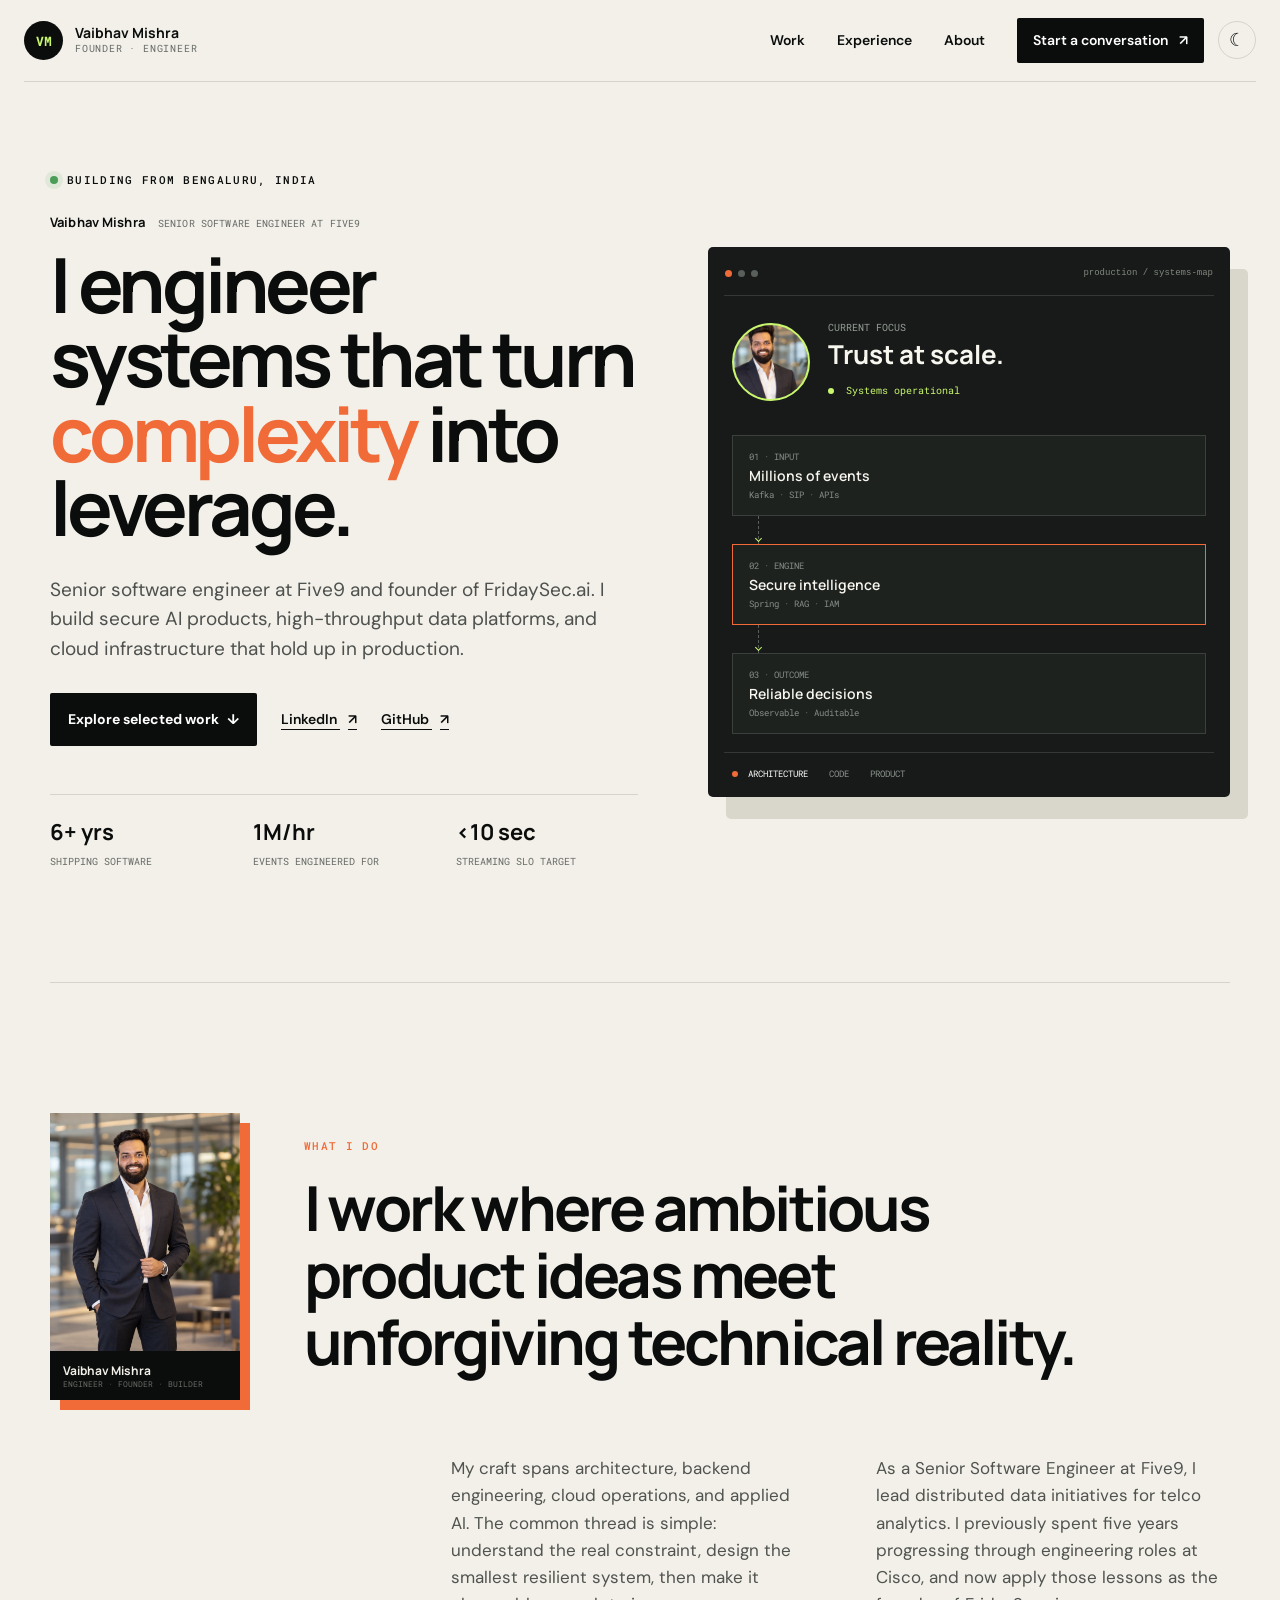
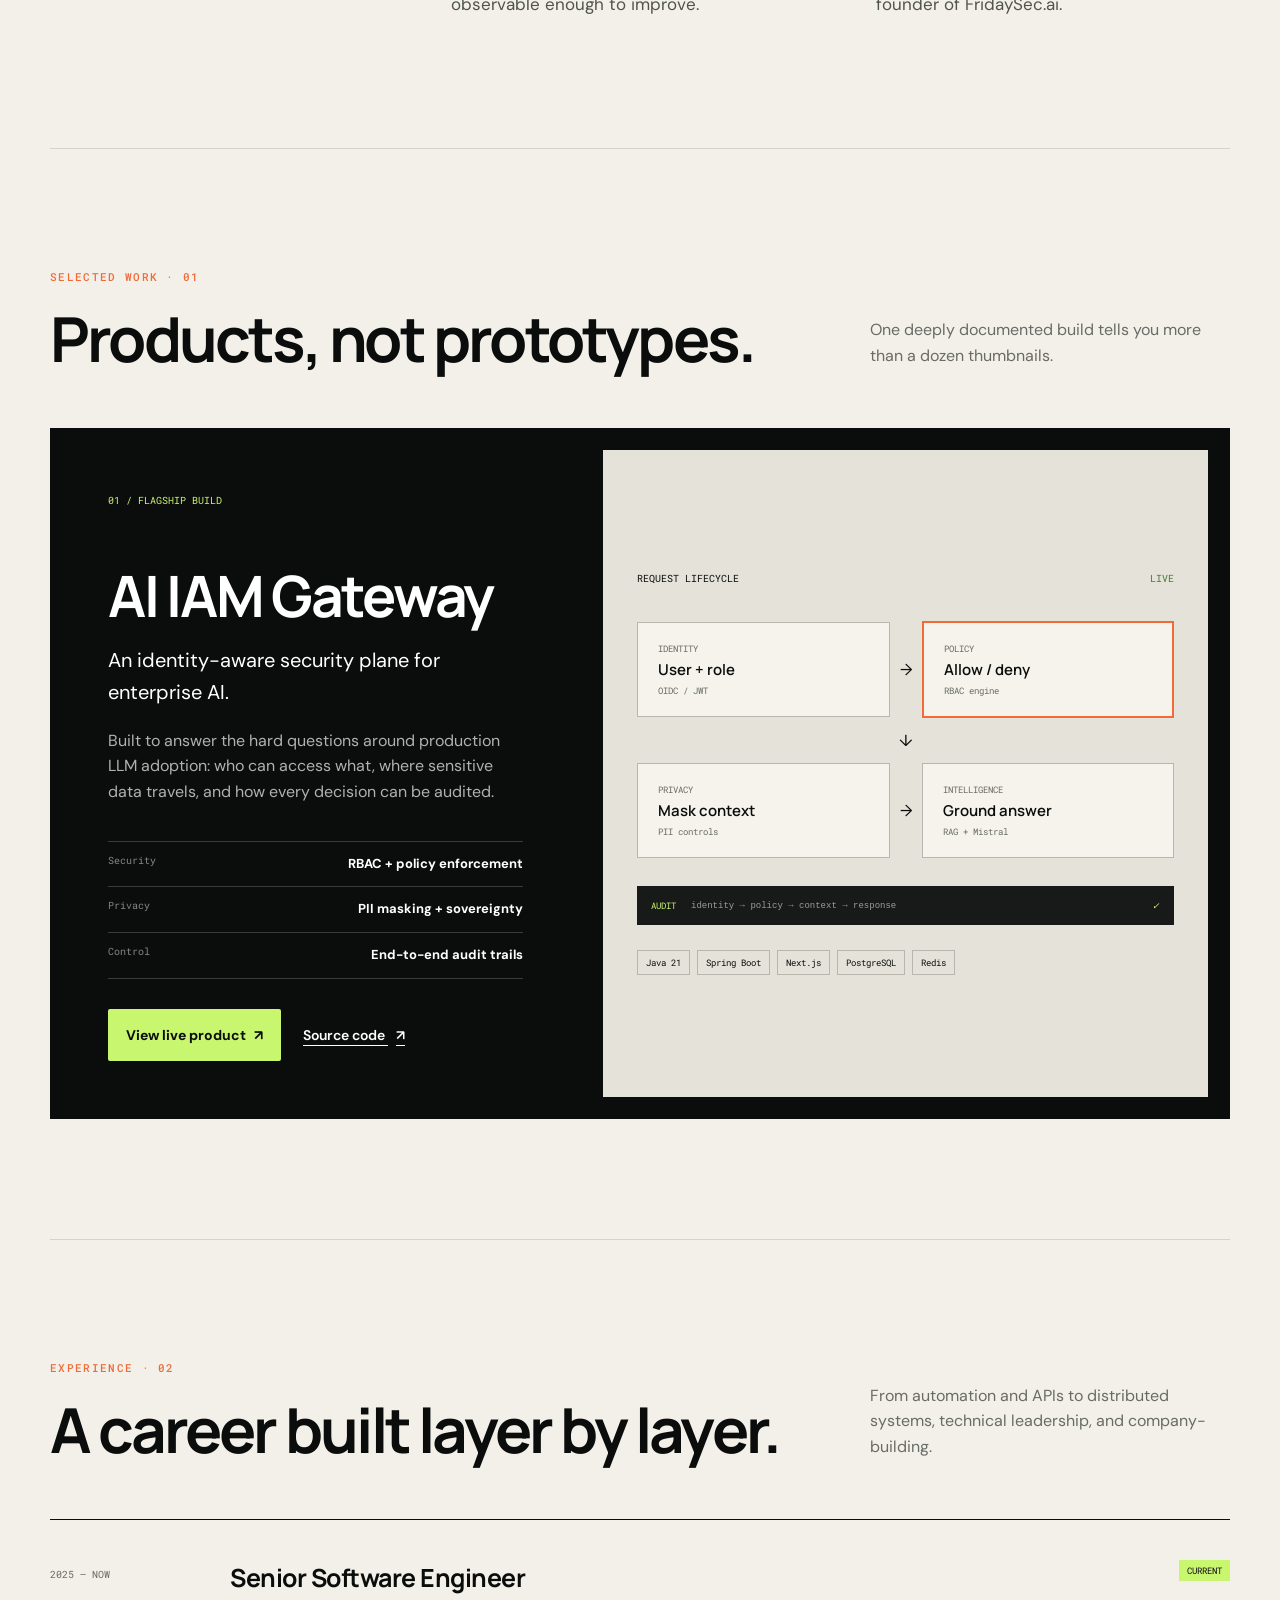
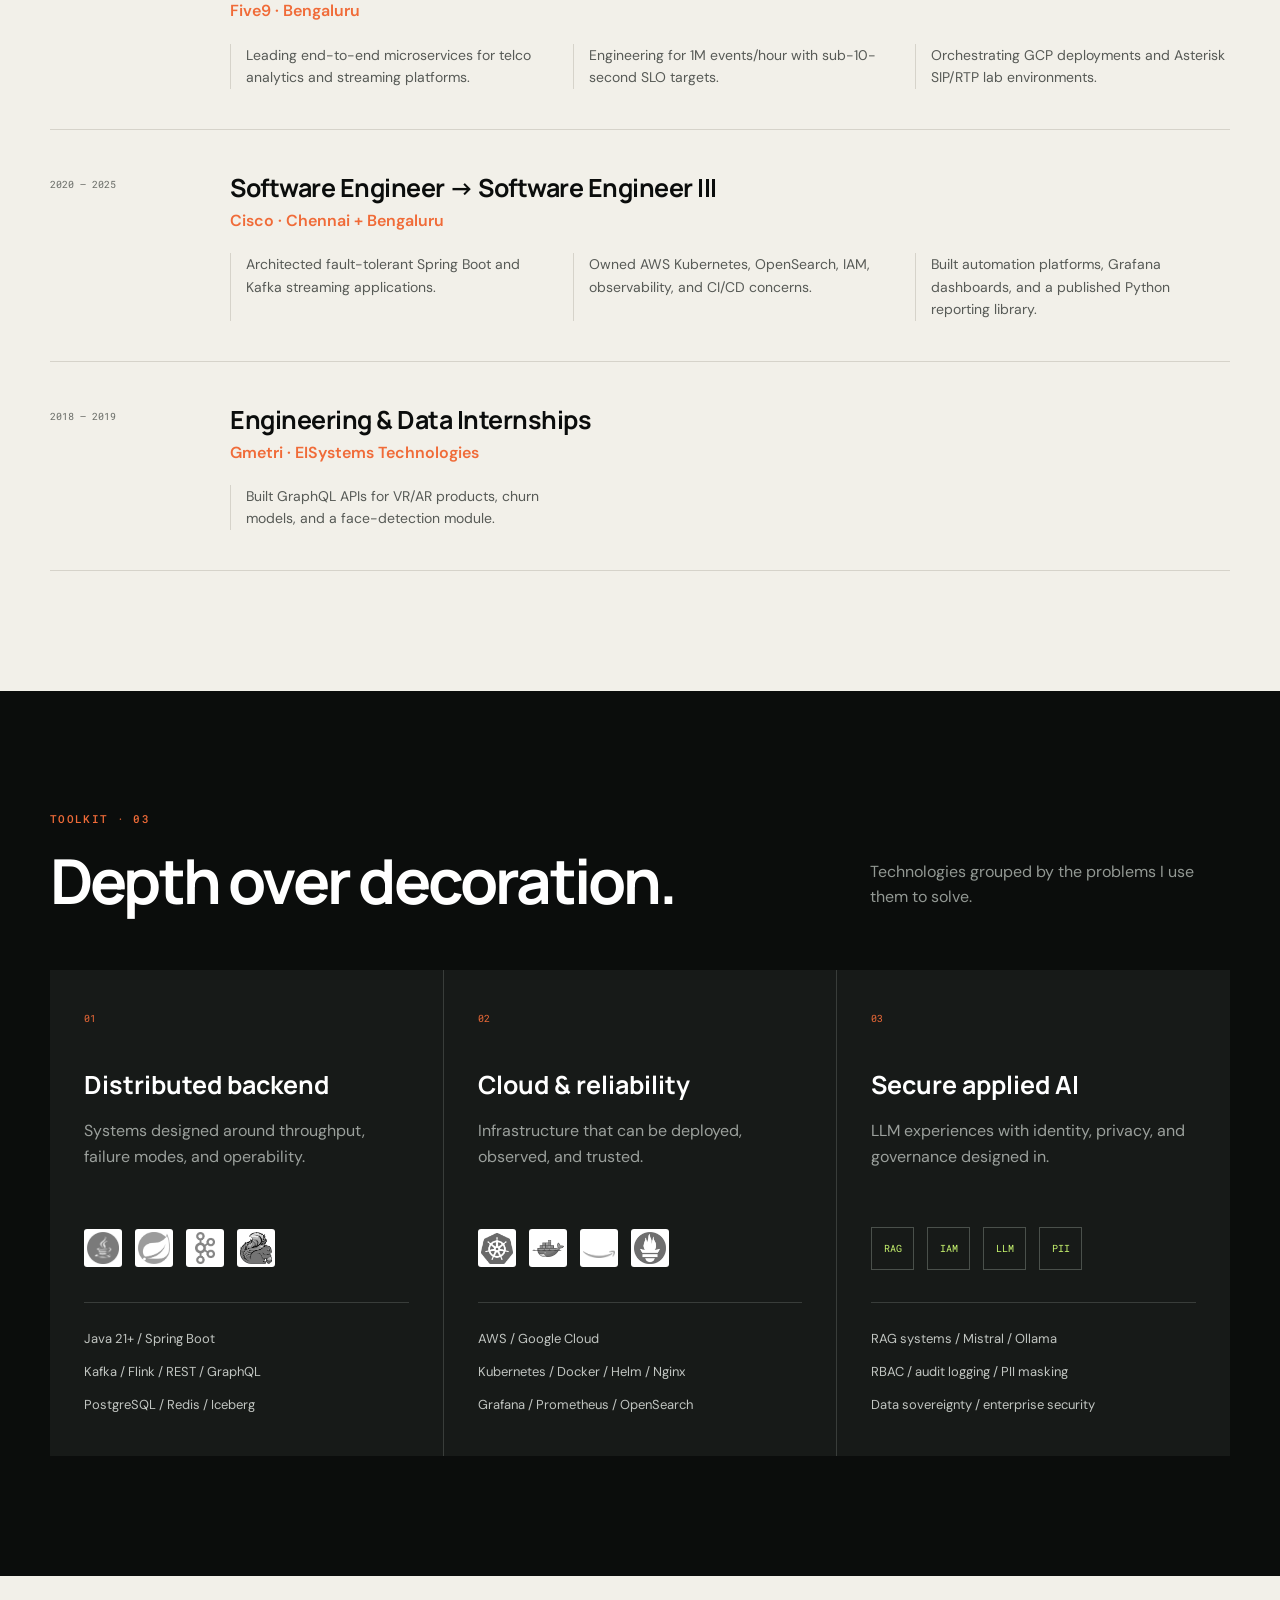
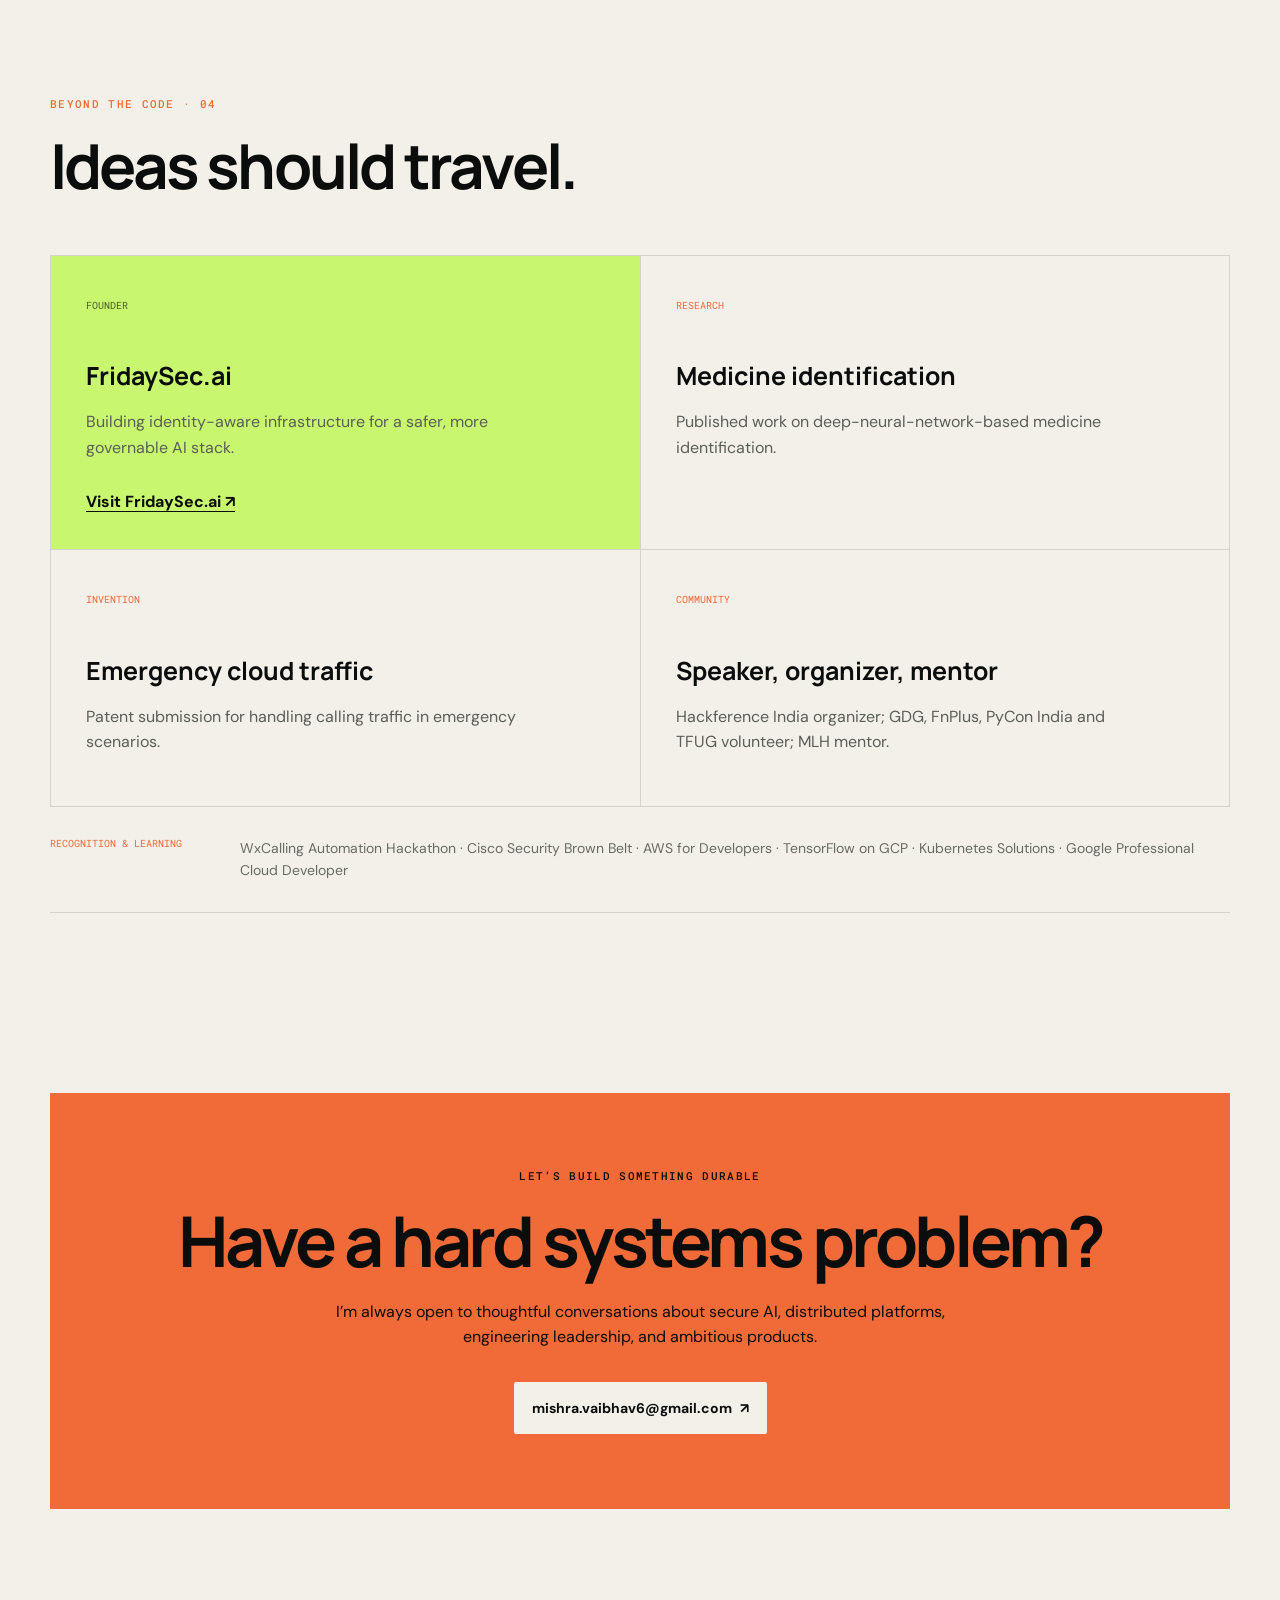
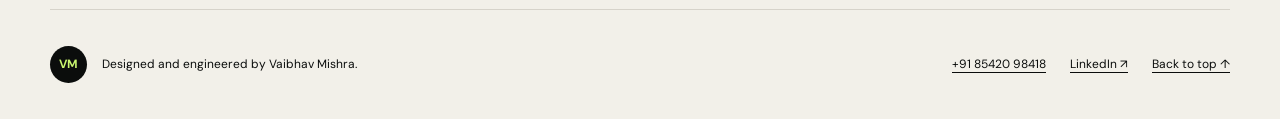
<file: index.html>
<!doctype html>
<html lang="en">
<head>
  <meta charset="utf-8">
  <meta name="viewport" content="width=device-width,initial-scale=1">
  <meta name="description" content="Official portfolio of Vaibhav Mishra, Senior Software Engineer at Five9 and founder of FridaySec.ai, specializing in secure AI, Java, Kafka, cloud and distributed systems.">
  <meta name="keywords" content="Vaibhav Mishra, Vaibhav Mishra Five9, Five9 software engineer, senior software engineer Bengaluru, FridaySec.ai, Java, Kafka, distributed systems, secure AI">
  <meta name="author" content="Vaibhav Mishra">
  <meta name="theme-color" content="#0b0d0c">
  <meta property="og:title" content="Vaibhav Mishra | Senior Software Engineer at Five9">
  <meta property="og:description" content="Official portfolio of Vaibhav Mishra—Five9 senior engineer, FridaySec.ai founder, and builder of secure AI and distributed systems.">
  <meta property="og:type" content="profile">
  <meta property="og:url" content="https://vaibhav-portfolio.vercel.app/">
  <meta property="og:image" content="https://vaibhav-portfolio.vercel.app/portrait.jpg">
  <meta property="og:image:alt" content="Portrait of Vaibhav Mishra, Senior Software Engineer at Five9">
  <meta property="og:site_name" content="Vaibhav Mishra">
  <meta name="twitter:card" content="summary_large_image">
  <meta name="twitter:title" content="Vaibhav Mishra | Senior Software Engineer at Five9">
  <meta name="twitter:description" content="Vaibhav Mishra builds secure AI products, real-time data platforms and cloud-native distributed systems.">
  <meta name="twitter:image" content="https://vaibhav-portfolio.vercel.app/portrait.jpg">
  <link rel="canonical" href="https://vaibhav-portfolio.vercel.app/">
  <link rel="icon" href="portrait.jpg">
  <link rel="preconnect" href="https://fonts.googleapis.com">
  <link rel="preconnect" href="https://fonts.gstatic.com" crossorigin>
  <link href="https://fonts.googleapis.com/css2?family=DM+Sans:wght@400;500;600;700&family=Manrope:wght@500;600;700;800&family=Roboto+Mono:wght@400;500&display=swap" rel="stylesheet">
  <script>try{const t=localStorage.getItem('portfolio-theme');if(t==='dark'||(!t&&matchMedia('(prefers-color-scheme:dark)').matches))document.documentElement.dataset.theme='dark'}catch(e){}</script>
  <link rel="stylesheet" href="style.css">
  <title>Vaibhav Mishra | Senior Software Engineer at Five9</title>
  <script type="application/ld+json">{"@context":"https://schema.org","@graph":[{"@type":"WebSite","@id":"https://vaibhav-portfolio.vercel.app/#website","url":"https://vaibhav-portfolio.vercel.app/","name":"Vaibhav Mishra","alternateName":"Vaibhav Mishra Portfolio","inLanguage":"en-IN"},{"@type":"ProfilePage","@id":"https://vaibhav-portfolio.vercel.app/#profile","url":"https://vaibhav-portfolio.vercel.app/","name":"Vaibhav Mishra | Senior Software Engineer at Five9","dateModified":"2026-09-11","isPartOf":{"@id":"https://vaibhav-portfolio.vercel.app/#website"},"mainEntity":{"@id":"https://vaibhav-portfolio.vercel.app/#vaibhav"}},{"@type":"Person","@id":"https://vaibhav-portfolio.vercel.app/#vaibhav","name":"Vaibhav Mishra","alternateName":"imvaibhavm","url":"https://vaibhav-portfolio.vercel.app/","image":{"@type":"ImageObject","url":"https://vaibhav-portfolio.vercel.app/portrait.jpg","width":720,"height":900,"caption":"Vaibhav Mishra, Senior Software Engineer at Five9"},"description":"Senior Software Engineer at Five9 and founder of FridaySec.ai specializing in distributed systems, secure AI, data streaming and cloud architecture.","jobTitle":"Senior Software Engineer","worksFor":{"@type":"Organization","name":"Five9","url":"https://www.five9.com/"},"founder":{"@type":"Organization","name":"FridaySec.ai","url":"https://identity-aware-ai.emergent.host/"},"alumniOf":{"@type":"CollegeOrUniversity","name":"SRM University"},"sameAs":["https://www.linkedin.com/in/vaibhav-m-0baaa2b9","https://github.com/vaibhav-mishra"],"knowsAbout":["Distributed systems","Java","Spring Boot","Apache Kafka","Kubernetes","Cloud architecture","Large language models","Retrieval-augmented generation","Enterprise security"]}]}</script>
</head>
<body>
  <a class="skip" href="#main">Skip to content</a>
  <header class="site-header">
    <a class="brand" href="#top" aria-label="Vaibhav Mishra, home"><span>VM</span><span class="brand-copy">Vaibhav Mishra<small>Founder · Engineer</small></span></a>
    <div class="header-actions">
      <nav id="site-nav" aria-label="Primary navigation">
        <a href="#work">Work</a><a href="#experience">Experience</a><a href="#about">About</a>
        <a class="nav-cta" href="mailto:mishra.vaibhav6@gmail.com">Start a conversation <span>↗</span></a>
      </nav>
      <button class="theme-toggle" type="button" aria-label="Switch to dark mode" title="Switch to dark mode"><span class="sun" aria-hidden="true">☀</span><span class="moon" aria-hidden="true">☾</span></button>
      <button class="menu-button" aria-expanded="false" aria-controls="site-nav">Menu</button>
    </div>
  </header>

  <main id="main">
    <section class="hero shell" id="top">
      <div class="hero-copy reveal">
        <div class="eyebrow"><span class="status-dot"></span> Building from Bengaluru, India</div>
        <p class="hero-name">Vaibhav Mishra <span>Senior Software Engineer at Five9</span></p>
        <h1>I engineer systems that turn <em>complexity</em> into leverage.</h1>
        <p class="hero-lede">Senior software engineer at Five9 and founder of FridaySec.ai. I build secure AI products, high-throughput data platforms, and cloud infrastructure that hold up in production.</p>
        <div class="hero-actions"><a class="button primary" href="#work">Explore selected work <span>↓</span></a><a class="text-link" href="https://www.linkedin.com/in/vaibhav-m-0baaa2b9" target="_blank" rel="noopener">LinkedIn <span>↗</span></a><a class="text-link" href="https://github.com/vaibhav-mishra" target="_blank" rel="noopener">GitHub <span>↗</span></a></div>
        <div class="quick-proof" aria-label="Career highlights"><div><strong>6+ yrs</strong><span>shipping software</span></div><div><strong>1M/hr</strong><span>events engineered for</span></div><div><strong>&lt;10 sec</strong><span>streaming SLO target</span></div></div>
      </div>
      <div class="system-card reveal" aria-label="Illustration of Vaibhav's engineering practice">
        <div class="terminal-bar"><span></span><span></span><span></span><code>production / systems-map</code></div>
        <div class="system-head"><div class="portrait"><img src="portrait.jpg" alt="Vaibhav Mishra" width="720" height="900"></div><div><p>Current focus</p><h2>Trust at scale.</h2><span class="live"><i></i> Systems operational</span></div></div>
        <div class="flow">
          <div class="flow-node"><small>01 · INPUT</small><b>Millions of events</b><span>Kafka · SIP · APIs</span></div>
          <div class="flow-line"><i></i></div>
          <div class="flow-node accent"><small>02 · ENGINE</small><b>Secure intelligence</b><span>Spring · RAG · IAM</span></div>
          <div class="flow-line"><i></i></div>
          <div class="flow-node"><small>03 · OUTCOME</small><b>Reliable decisions</b><span>Observable · Auditable</span></div>
        </div>
        <div class="system-footer"><span><i class="pulse"></i> Architecture</span><span>Code</span><span>Product</span></div>
      </div>
    </section>

    <section class="statement shell reveal" id="about">
      <div class="about-portrait"><figure><img src="portrait.jpg" alt="Vaibhav Mishra, Senior Software Engineer at Five9 and founder of FridaySec.ai" width="720" height="900"><figcaption><span>Vaibhav Mishra</span><small>Engineer · Founder · Builder</small></figcaption></figure><div><p class="section-kicker">What I do</p><h2>I work where ambitious product ideas meet unforgiving technical reality.</h2></div></div>
      <div class="statement-grid"><p>My craft spans architecture, backend engineering, cloud operations, and applied AI. The common thread is simple: understand the real constraint, design the smallest resilient system, then make it observable enough to improve.</p><p>As a Senior Software Engineer at Five9, I lead distributed data initiatives for telco analytics. I previously spent five years progressing through engineering roles at Cisco, and now apply those lessons as the founder of FridaySec.ai.</p></div>
    </section>

    <section class="work shell" id="work">
      <div class="section-heading reveal"><div><p class="section-kicker">Selected work · 01</p><h2>Products, not prototypes.</h2></div><p>One deeply documented build tells you more than a dozen thumbnails.</p></div>
      <article class="project reveal">
        <div class="project-copy">
          <span class="project-index">01 / FLAGSHIP BUILD</span>
          <h3>AI IAM Gateway</h3>
          <p class="project-subtitle">An identity-aware security plane for enterprise AI.</p>
          <p>Built to answer the hard questions around production LLM adoption: who can access what, where sensitive data travels, and how every decision can be audited.</p>
          <div class="outcomes"><div><span>Security</span><b>RBAC + policy enforcement</b></div><div><span>Privacy</span><b>PII masking + sovereignty</b></div><div><span>Control</span><b>End-to-end audit trails</b></div></div>
          <div class="project-links"><a class="button primary" href="https://ai-iam-gateway.vercel.app/" target="_blank" rel="noopener">View live product <span>↗</span></a><a class="text-link" href="https://github.com/vaibhav-mishra/ai-iam-gateway" target="_blank" rel="noopener">Source code <span>↗</span></a></div>
        </div>
        <div class="architecture" aria-label="AI IAM Gateway request flow">
          <div class="arch-label">REQUEST LIFECYCLE <span>LIVE</span></div>
          <div class="arch-row"><div class="arch-box"><small>IDENTITY</small><b>User + role</b><span>OIDC / JWT</span></div><i>→</i><div class="arch-box orange"><small>POLICY</small><b>Allow / deny</b><span>RBAC engine</span></div></div>
          <div class="arch-down">↓</div>
          <div class="arch-row"><div class="arch-box"><small>PRIVACY</small><b>Mask context</b><span>PII controls</span></div><i>→</i><div class="arch-box"><small>INTELLIGENCE</small><b>Ground answer</b><span>RAG + Mistral</span></div></div>
          <div class="audit-strip"><span>AUDIT</span><code>identity → policy → context → response</code><i>✓</i></div>
          <div class="stack"><span>Java 21</span><span>Spring Boot</span><span>Next.js</span><span>PostgreSQL</span><span>Redis</span></div>
        </div>
      </article>
    </section>

    <section class="experience shell" id="experience">
      <div class="section-heading reveal"><div><p class="section-kicker">Experience · 02</p><h2>A career built layer by layer.</h2></div><p>From automation and APIs to distributed systems, technical leadership, and company-building.</p></div>
      <div class="career">
        <article class="career-item current reveal"><div class="career-date">2025 — NOW</div><div class="career-main"><div><h3>Senior Software Engineer</h3><p>Five9 · Bengaluru</p></div><span class="role-tag">CURRENT</span><ul><li>Leading end-to-end microservices for telco analytics and streaming platforms.</li><li>Engineering for 1M events/hour with sub-10-second SLO targets.</li><li>Orchestrating GCP deployments and Asterisk SIP/RTP lab environments.</li></ul></div></article>
        <article class="career-item reveal"><div class="career-date">2020 — 2025</div><div class="career-main"><div><h3>Software Engineer → Software Engineer III</h3><p>Cisco · Chennai + Bengaluru</p></div><ul><li>Architected fault-tolerant Spring Boot and Kafka streaming applications.</li><li>Owned AWS Kubernetes, OpenSearch, IAM, observability, and CI/CD concerns.</li><li>Built automation platforms, Grafana dashboards, and a published Python reporting library.</li></ul></div></article>
        <article class="career-item compact reveal"><div class="career-date">2018 — 2019</div><div class="career-main"><div><h3>Engineering & Data Internships</h3><p>Gmetri · EISystems Technologies</p></div><ul><li>Built GraphQL APIs for VR/AR products, churn models, and a face-detection module.</li></ul></div></article>
      </div>
    </section>

    <section class="expertise shell" id="expertise">
      <div class="section-heading reveal"><div><p class="section-kicker">Toolkit · 03</p><h2>Depth over decoration.</h2></div><p>Technologies grouped by the problems I use them to solve.</p></div>
      <div class="expertise-grid">
        <article class="expertise-card reveal"><span class="card-num">01</span><h3>Distributed backend</h3><p>Systems designed around throughput, failure modes, and operability.</p><div class="logo-row"><img src="java.png" alt="Java"><img src="spring.png" alt="Spring Boot"><img src="kafka.png" alt="Kafka"><img src="flink.png" alt="Apache Flink"></div><ul><li>Java 21+ / Spring Boot</li><li>Kafka / Flink / REST / GraphQL</li><li>PostgreSQL / Redis / Iceberg</li></ul></article>
        <article class="expertise-card reveal"><span class="card-num">02</span><h3>Cloud & reliability</h3><p>Infrastructure that can be deployed, observed, and trusted.</p><div class="logo-row"><img src="kubernetes.png" alt="Kubernetes"><img src="docker.png" alt="Docker"><img src="aws.png" alt="AWS"><img src="prometheus.png" alt="Prometheus"></div><ul><li>AWS / Google Cloud</li><li>Kubernetes / Docker / Helm / Nginx</li><li>Grafana / Prometheus / OpenSearch</li></ul></article>
        <article class="expertise-card reveal"><span class="card-num">03</span><h3>Secure applied AI</h3><p>LLM experiences with identity, privacy, and governance designed in.</p><div class="wordmarks"><span>RAG</span><span>IAM</span><span>LLM</span><span>PII</span></div><ul><li>RAG systems / Mistral / Ollama</li><li>RBAC / audit logging / PII masking</li><li>Data sovereignty / enterprise security</li></ul></article>
      </div>
    </section>

    <section class="beyond shell">
      <div class="section-heading reveal"><div><p class="section-kicker">Beyond the code · 04</p><h2>Ideas should travel.</h2></div></div>
      <div class="beyond-grid">
        <article class="note featured reveal"><span>FOUNDER</span><h3>FridaySec.ai</h3><p>Building identity-aware infrastructure for a safer, more governable AI stack.</p><a href="https://identity-aware-ai.emergent.host" target="_blank" rel="noopener">Visit FridaySec.ai ↗</a></article>
        <article class="note reveal"><span>RESEARCH</span><h3>Medicine identification</h3><p>Published work on deep-neural-network-based medicine identification.</p></article>
        <article class="note reveal"><span>INVENTION</span><h3>Emergency cloud traffic</h3><p>Patent submission for handling calling traffic in emergency scenarios.</p></article>
        <article class="note reveal"><span>COMMUNITY</span><h3>Speaker, organizer, mentor</h3><p>Hackference India organizer; GDG, FnPlus, PyCon India and TFUG volunteer; MLH mentor.</p></article>
      </div>
      <div class="recognition reveal"><span>Recognition & learning</span><p>WxCalling Automation Hackathon · Cisco Security Brown Belt · AWS for Developers · TensorFlow on GCP · Kubernetes Solutions · Google Professional Cloud Developer</p></div>
    </section>

    <section class="contact shell" id="contact">
      <div class="contact-inner reveal"><p class="section-kicker">Let’s build something durable</p><h2>Have a hard systems problem?</h2><p>I’m always open to thoughtful conversations about secure AI, distributed platforms, engineering leadership, and ambitious products.</p><a class="button light" href="mailto:mishra.vaibhav6@gmail.com">mishra.vaibhav6@gmail.com <span>↗</span></a></div>
    </section>
  </main>
  <footer class="shell"><div><b>VM</b><span>Designed and engineered by Vaibhav Mishra.</span></div><div class="footer-links"><a href="tel:+918542098418">+91 85420 98418</a><a href="https://www.linkedin.com/in/vaibhav-m-0baaa2b9" target="_blank" rel="noopener">LinkedIn ↗</a><a href="#top">Back to top ↑</a></div></footer>
  <script src="script.js"></script>
</body>
</html>
</file>
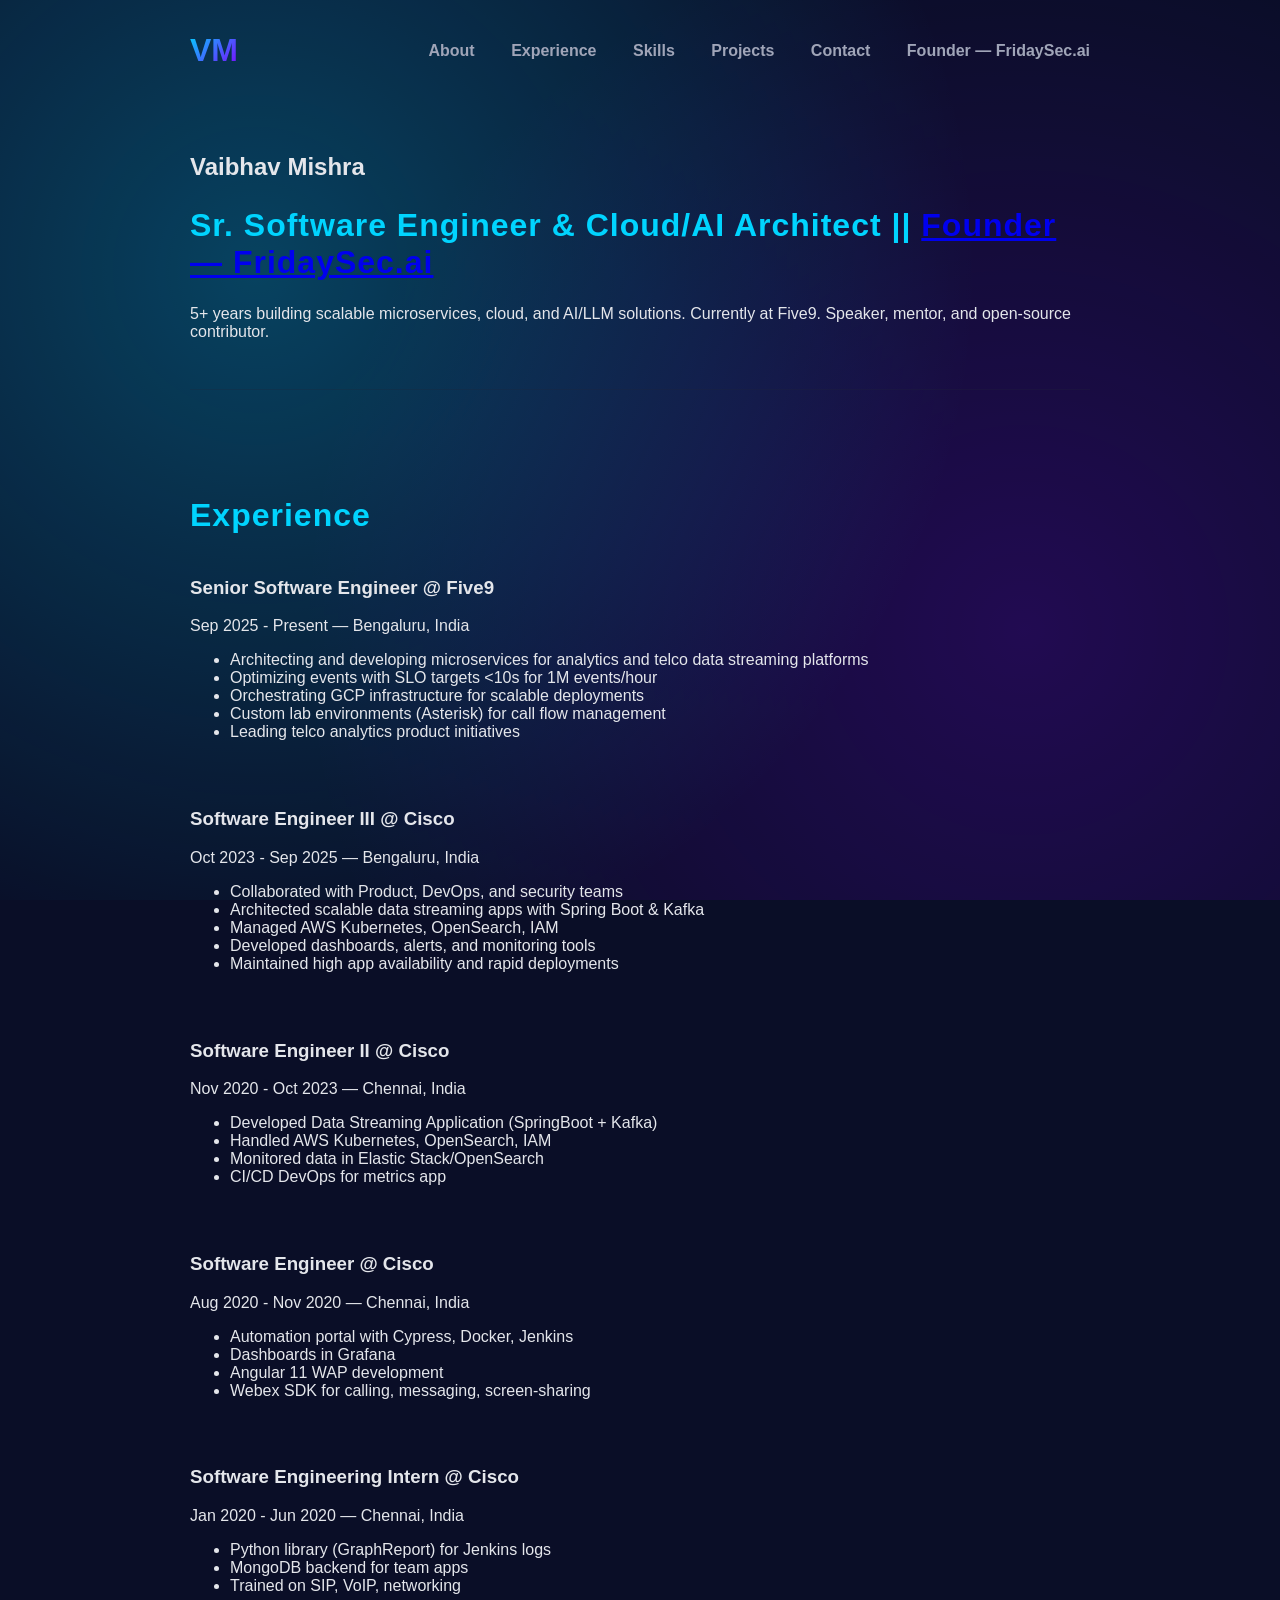
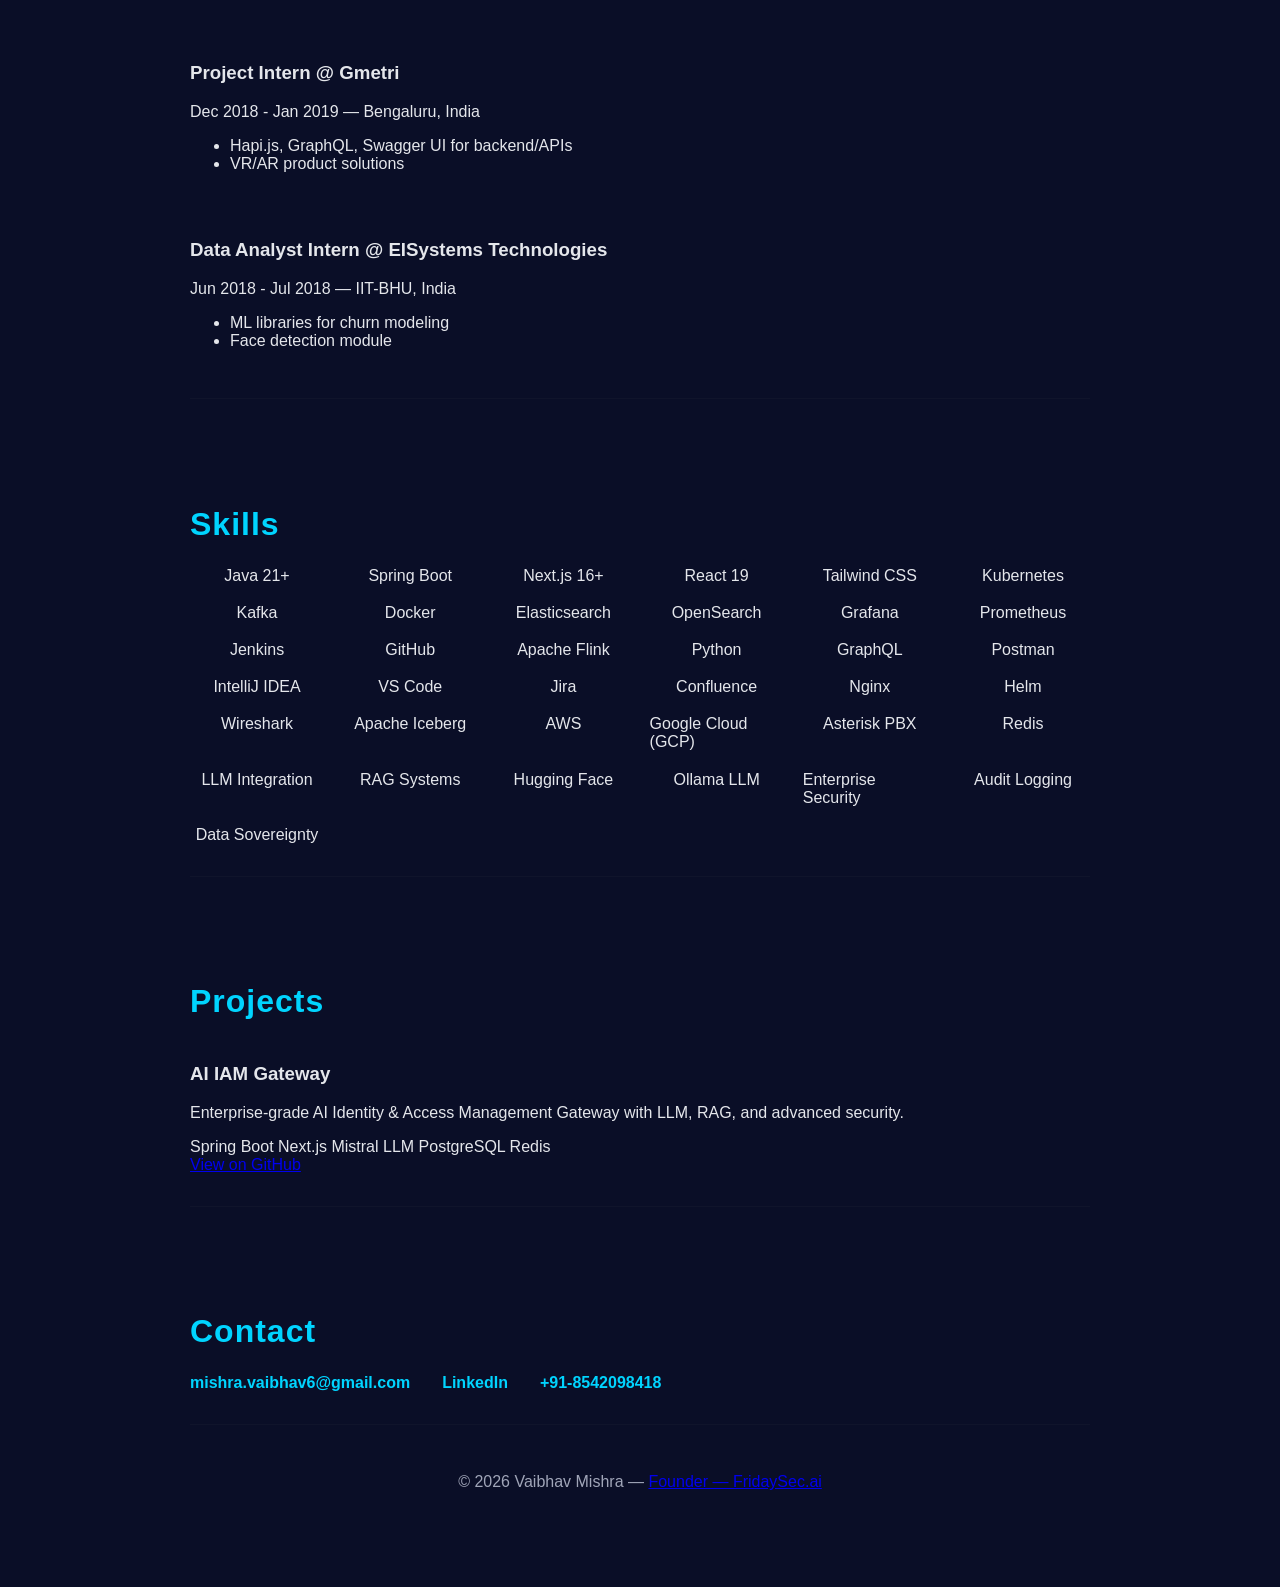
<file: v2/index.html>
<!DOCTYPE html>
<html lang="en">
<head>
  <meta charset="UTF-8">
  <meta name="viewport" content="width=device-width, initial-scale=1.0">
  <title>Vaibhav Mishra - Portfolio</title>
  <link rel="stylesheet" href="style.css">
  <link rel="icon" href="../photo.jpg">
</head>
<body>
  <div id="bg-anim"></div>
  <main class="container">
    <header class="header">
      <div class="logo">VM</div>
      <nav>
        <a href="#about">About</a>
        <a href="#experience">Experience</a>
        <a href="#skills">Skills</a>
        <a href="#projects">Projects</a>
        <a href="#contact">Contact</a>
        <a href="https://identity-aware-ai.emergent.host" target="_blank" rel="noopener">Founder — FridaySec.ai</a>
      </nav>
    </header>
    <section id="about" class="section">
      <h1>Vaibhav Mishra</h1>
      <h2>Sr. Software Engineer & Cloud/AI Architect || <a href="https://identity-aware-ai.emergent.host" target="_blank" rel="noopener">Founder — FridaySec.ai</a></h2>
      <p>5+ years building scalable microservices, cloud, and AI/LLM solutions. Currently at Five9. Speaker, mentor, and open-source contributor.</p>
    </section>
    <section id="experience" class="section">
      <h2>Experience</h2>
      <div class="timeline">
        <!-- Timeline items will be injected here -->
      </div>
    </section>
    <section id="skills" class="section">
      <h2>Skills</h2>
      <div class="skills-grid">
        <!-- Skills will be injected here -->
      </div>
    </section>
    <section id="projects" class="section">
      <h2>Projects</h2>
      <div class="projects-grid">
        <!-- Projects will be injected here -->
      </div>
    </section>
    <section id="contact" class="section">
      <h2>Contact</h2>
      <div class="contact-links">
        <a href="mailto:mishra.vaibhav6@gmail.com">mishra.vaibhav6@gmail.com</a>
        <a href="https://www.linkedin.com/in/vaibhav-m-0baaa2b9" target="_blank">LinkedIn</a>
        <a href="tel:+918542098418">+91-8542098418</a>
      </div>
    </section>
    <footer class="footer">&copy; 2026 Vaibhav Mishra — <a href="https://identity-aware-ai.emergent.host" target="_blank" rel="noopener">Founder — FridaySec.ai</a></footer>
  </main>
  <script src="script.js"></script>
</body>
</html>
</file>
<file: style.css>
:root{--ink:#0b0d0c;--paper:#f2f0e9;--muted:#686b66;--line:#d6d3ca;--orange:#f06b38;--acid:#c9f66f;--panel:#171a18;--mono:'Roboto Mono',monospace;--sans:'DM Sans',sans-serif;--display:'Manrope',sans-serif}*{box-sizing:border-box}html{scroll-behavior:smooth}body{margin:0;background:var(--paper);color:var(--ink);font-family:var(--sans);font-size:16px;line-height:1.6}a{color:inherit}img{display:block;max-width:100%}.skip{position:fixed;left:1rem;top:-5rem;background:var(--acid);padding:.7rem 1rem;z-index:100}.skip:focus{top:1rem}.shell{width:min(1180px,calc(100% - 48px));margin-inline:auto}.site-header{height:82px;width:min(1280px,calc(100% - 48px));margin:auto;display:flex;align-items:center;justify-content:space-between;border-bottom:1px solid var(--line);position:relative;z-index:20}.brand{display:flex;align-items:center;gap:12px;text-decoration:none}.brand>span:first-child{display:grid;place-items:center;width:39px;height:39px;background:var(--ink);color:var(--acid);font:bold 13px var(--mono);border-radius:50%}.brand-copy{font:700 14px/1.2 var(--display)}.brand-copy small{display:block;color:var(--muted);font:400 10px/1.4 var(--mono);text-transform:uppercase;letter-spacing:.08em}.site-header nav{display:flex;align-items:center;gap:32px}.site-header nav a{text-decoration:none;font-size:14px;font-weight:600}.site-header nav a:not(.nav-cta):hover{color:var(--orange)}.nav-cta{background:var(--ink);color:white;padding:11px 16px;border-radius:2px}.nav-cta span,.button span,.text-link span{margin-left:8px}.menu-button{display:none;border:0;background:none;font:600 14px var(--sans)}.hero{min-height:760px;display:grid;grid-template-columns:1.06fr .94fr;gap:70px;align-items:center;padding:90px 0 110px}.eyebrow,.section-kicker{font:500 11px var(--mono);letter-spacing:.12em;text-transform:uppercase}.eyebrow{display:flex;align-items:center;gap:9px;margin-bottom:26px}.status-dot{width:8px;height:8px;background:#4b9c57;border-radius:50%;box-shadow:0 0 0 5px #4b9c571b}.hero h1{font:700 clamp(46px,6vw,76px)/.98 var(--display);letter-spacing:-.055em;margin:0;max-width:720px}.hero h1 em{font-style:normal;color:var(--orange)}.hero-lede{font-size:19px;line-height:1.55;color:#4e514d;max-width:650px;margin:30px 0}.hero-actions{display:flex;align-items:center;gap:24px;flex-wrap:wrap}.button{display:inline-flex;align-items:center;justify-content:space-between;text-decoration:none;font-weight:700;font-size:14px;padding:15px 18px;border-radius:2px;transition:transform .2s,background .2s}.button:hover{transform:translateY(-2px)}.button.primary{background:var(--ink);color:white}.button.primary:hover{background:var(--orange)}.text-link{text-underline-offset:5px;font-size:14px;font-weight:600}.quick-proof{display:grid;grid-template-columns:repeat(3,1fr);border-top:1px solid var(--line);margin-top:48px;padding-top:22px;gap:20px}.quick-proof strong{display:block;font:700 22px var(--display)}.quick-proof span{font:400 10px var(--mono);color:var(--muted);text-transform:uppercase}.system-card{background:var(--panel);color:#f7f6ef;border-radius:5px;padding:16px;box-shadow:18px 22px 0 #d9d6cc}.terminal-bar{display:flex;align-items:center;gap:6px;padding:3px 1px 15px;border-bottom:1px solid #343834}.terminal-bar>span{width:7px;height:7px;border-radius:50%;background:#59605b}.terminal-bar>span:first-child{background:var(--orange)}.terminal-bar code{font-size:9px;color:#818780;margin-left:auto}.system-head{display:flex;gap:18px;align-items:center;padding:25px 8px}.portrait{width:78px;height:78px;border-radius:50%;overflow:hidden;background:var(--acid);border:2px solid var(--acid)}.system-head p{margin:0;color:#989e99;font:10px var(--mono);text-transform:uppercase}.system-head h2{font:700 26px var(--display);margin:2px 0 4px}.live{font:10px var(--mono);color:var(--acid)}.live i{display:inline-block;width:6px;height:6px;background:var(--acid);border-radius:50%;margin-right:6px}.flow{padding:8px}.flow-node{border:1px solid #3b403c;padding:15px 16px;background:#1e221f}.flow-node.accent{border-color:var(--orange)}.flow-node small,.flow-node span{display:block;color:#858c86;font:9px var(--mono)}.flow-node b{display:block;font:600 14px var(--display);margin:4px 0}.flow-line{height:28px;border-left:1px dashed #59605b;margin-left:26px;position:relative}.flow-line i{position:absolute;left:-3px;bottom:3px;width:5px;height:5px;border-right:1px solid var(--acid);border-bottom:1px solid var(--acid);transform:rotate(45deg)}.system-footer{display:flex;gap:21px;border-top:1px solid #343834;margin-top:10px;padding:15px 8px 2px;color:#8e948f;font:9px var(--mono);text-transform:uppercase}.system-footer span:first-child{color:white}.pulse{display:inline-block;width:6px;height:6px;background:var(--orange);border-radius:50%;margin-right:5px}.statement{padding:130px 0;border-top:1px solid var(--line)}.section-kicker{color:var(--orange);margin:0 0 22px}.statement h2,.section-heading h2{font:700 clamp(38px,5vw,62px)/1.08 var(--display);letter-spacing:-.045em;margin:0}.statement h2{max-width:960px}.statement-grid{display:grid;grid-template-columns:1fr 1fr;gap:70px;margin:55px 0 0 34%}.statement-grid p{margin:0;color:#50534e;font-size:17px}.work,.experience,.expertise,.beyond{padding:120px 0}.work{border-top:1px solid var(--line)}.section-heading{display:flex;justify-content:space-between;align-items:end;margin-bottom:55px}.section-heading>p{max-width:360px;margin:0 0 5px;color:var(--muted)}.project{display:grid;grid-template-columns:.9fr 1.1fr;background:var(--ink);color:white}.project-copy{padding:58px}.project-index{font:10px var(--mono);color:var(--acid)}.project h3{font:700 clamp(36px,5vw,57px)/1 var(--display);letter-spacing:-.04em;margin:55px 0 12px}.project-subtitle{font-size:20px!important;color:white!important}.project-copy>p{color:#aeb3af;max-width:530px}.outcomes{border-top:1px solid #393d3a;margin:36px 0 30px}.outcomes div{display:flex;justify-content:space-between;gap:20px;border-bottom:1px solid #393d3a;padding:12px 0}.outcomes span{font:10px var(--mono);color:#838984}.outcomes b{font-size:13px}.project-links{display:flex;align-items:center;gap:22px}.project .button{background:var(--acid);color:var(--ink)}.project .text-link{color:white}.architecture{background:#e5e2d9;color:var(--ink);margin:22px;padding:34px;align-self:stretch;display:flex;flex-direction:column;justify-content:center}.arch-label{display:flex;justify-content:space-between;font:10px var(--mono);margin-bottom:36px}.arch-label span{color:#477c3e}.arch-row{display:grid;grid-template-columns:1fr 32px 1fr;align-items:center}.arch-row>i{text-align:center;font-style:normal}.arch-box{background:#f5f3ec;border:1px solid #b8b6ae;padding:20px}.arch-box.orange{border:2px solid var(--orange)}.arch-box small,.arch-box span{display:block;font:9px var(--mono);color:var(--muted)}.arch-box b{display:block;font:600 15px var(--display);margin:5px 0}.arch-down{text-align:center;height:45px;padding-top:10px}.audit-strip{background:var(--panel);color:white;padding:14px;margin-top:28px;display:flex;align-items:center;gap:15px;font:9px var(--mono)}.audit-strip span{color:var(--acid)}.audit-strip code{overflow:hidden;text-overflow:ellipsis;white-space:nowrap;color:#989e99}.audit-strip i{color:var(--acid);margin-left:auto}.stack{display:flex;flex-wrap:wrap;gap:7px;margin-top:25px}.stack span{font:9px var(--mono);border:1px solid #b8b6ae;padding:6px 8px}.experience{border-top:1px solid var(--line)}.career{border-top:1px solid var(--ink)}.career-item{display:grid;grid-template-columns:180px 1fr;border-bottom:1px solid var(--line);padding:40px 0}.career-date{font:10px var(--mono);color:var(--muted);padding-top:8px}.career-main{position:relative}.career-main h3{font:700 25px var(--display);letter-spacing:-.02em;margin:0}.career-main p{margin:3px 0 20px;color:var(--orange);font-weight:600}.career-main ul{margin:0;padding:0;list-style:none;display:grid;grid-template-columns:repeat(3,1fr);gap:28px;color:#575a56}.career-main li{font-size:14px;border-left:1px solid var(--line);padding-left:15px}.role-tag{position:absolute;right:0;top:0;background:var(--acid);font:9px var(--mono);padding:5px 8px}.expertise{background:var(--ink);color:white;width:100%;max-width:none;padding-inline:max(24px,calc((100% - 1180px)/2))}.expertise .section-heading>p{color:#929893}.expertise-grid{display:grid;grid-template-columns:repeat(3,1fr);gap:1px;background:#393d3a}.expertise-card{background:var(--panel);padding:34px;min-height:430px}.card-num{font:10px var(--mono);color:var(--orange)}.expertise-card h3{font:700 25px var(--display);margin:38px 0 10px}.expertise-card>p{color:#9ba09c;min-height:76px}.logo-row,.wordmarks{display:flex;align-items:center;gap:13px;height:60px;margin:24px 0}.logo-row img{width:38px;height:38px;object-fit:contain;filter:grayscale(1);background:white;border-radius:3px;padding:3px}.wordmarks span{display:grid;place-items:center;width:43px;height:43px;border:1px solid #4a504b;color:var(--acid);font:10px var(--mono)}.expertise-card ul{list-style:none;padding:20px 0 0;margin:0;border-top:1px solid #393d3a;color:#c1c5c1;font-size:13px}.expertise-card li{padding:6px 0}.beyond-grid{display:grid;grid-template-columns:repeat(2,1fr);gap:1px;background:var(--line);border:1px solid var(--line)}.note{background:var(--paper);padding:35px;min-height:240px}.note.featured{background:var(--acid)}.note>span{font:10px var(--mono);color:var(--orange)}.note.featured>span{color:#4b5f25}.note h3{font:700 25px var(--display);margin:42px 0 8px}.note p{color:#5b5e59;max-width:460px}.note a{display:inline-block;margin-top:12px;font-weight:700;text-underline-offset:4px}.recognition{display:grid;grid-template-columns:190px 1fr;border-bottom:1px solid var(--line);padding:30px 0;font-size:14px}.recognition span{font:10px var(--mono);color:var(--orange);text-transform:uppercase}.recognition p{margin:0;color:var(--muted)}.contact{padding:60px 0 100px}.contact-inner{background:var(--orange);padding:75px;text-align:center}.contact .section-kicker{color:var(--ink)}.contact h2{font:700 clamp(40px,6vw,70px)/1 var(--display);letter-spacing:-.05em;margin:0}.contact p:not(.section-kicker){max-width:630px;margin:24px auto 32px}.button.light{background:var(--paper);color:var(--ink)}footer{height:110px;display:flex;align-items:center;justify-content:space-between;border-top:1px solid var(--line);font-size:12px}footer>div:first-child{display:flex;align-items:center;gap:15px}footer b{background:var(--ink);color:var(--acid);padding:9px;border-radius:50%}.footer-links{display:flex;gap:24px}.footer-links a{text-underline-offset:4px}.reveal{opacity:0;transform:translateY(20px);transition:opacity .65s ease,transform .65s ease}.reveal.visible{opacity:1;transform:none}@media(prefers-reduced-motion:reduce){html{scroll-behavior:auto}.reveal{opacity:1;transform:none;transition:none}}
@media(max-width:900px){.site-header nav{display:none;position:absolute;top:70px;left:0;right:0;background:var(--paper);border:1px solid var(--line);padding:20px;flex-direction:column;align-items:stretch}.site-header nav.open{display:flex}.menu-button{display:block}.hero{grid-template-columns:1fr;padding-top:70px}.system-card{max-width:600px}.statement-grid{margin-left:0}.project{grid-template-columns:1fr}.architecture{min-height:500px}.section-heading{align-items:start}.career-main ul{grid-template-columns:1fr;gap:12px}.expertise-grid{grid-template-columns:1fr}.expertise-card{min-height:0}.expertise-card>p{min-height:0}}
@media(max-width:620px){.shell,.site-header{width:min(100% - 30px,1180px)}.site-header{height:68px}.brand-copy{display:none}.hero{padding:62px 0 85px;min-height:auto;gap:55px}.hero h1{font-size:43px}.hero-lede{font-size:17px}.quick-proof{gap:8px}.quick-proof strong{font-size:17px}.quick-proof span{font-size:8px}.system-card{box-shadow:8px 10px 0 #d9d6cc}.statement,.work,.experience,.beyond{padding:85px 0}.statement h2,.section-heading h2{font-size:38px}.statement-grid{grid-template-columns:1fr;gap:20px;margin-top:38px}.section-heading{display:block}.section-heading>p{margin-top:18px}.project-copy{padding:34px 25px}.project h3{margin-top:35px}.architecture{margin:8px;padding:20px;min-height:460px}.arch-box{padding:12px}.outcomes div{display:block}.outcomes b{display:block;margin-top:3px}.career-item{grid-template-columns:1fr;gap:12px;padding:30px 0}.career-main h3{font-size:21px;padding-right:55px}.role-tag{font-size:8px}.career-main ul{grid-template-columns:1fr}.expertise{padding-inline:15px}.beyond-grid{grid-template-columns:1fr}.recognition{grid-template-columns:1fr;gap:12px}.contact-inner{padding:55px 22px}.button.light{word-break:break-all}footer{height:auto;padding:28px 0;display:block}.footer-links{flex-wrap:wrap;margin-top:20px;gap:12px 20px}}

/* Theme control and night-sky palette */
.header-actions{display:flex;align-items:center;gap:14px}.theme-toggle{width:38px;height:38px;border:1px solid var(--line);border-radius:50%;background:transparent;color:var(--ink);display:grid;place-items:center;cursor:pointer;font-size:18px;transition:background .25s,color .25s,border-color .25s,transform .25s}.theme-toggle:hover{transform:rotate(10deg);background:var(--ink);color:var(--paper)}.theme-toggle .sun{display:none}.theme-toggle .moon{display:block}[data-theme=dark]{color-scheme:dark;--ink:#eef5ff;--paper:#07111f;--muted:#91a1b7;--line:#20334c;--orange:#ff855f;--acid:#b9ec75;--panel:#0b1728}[data-theme=dark] body{background:radial-gradient(circle at 78% 4%,#163151 0,transparent 31%),radial-gradient(circle at 8% 36%,#101f39 0,transparent 28%),#07111f;background-attachment:fixed}[data-theme=dark] .theme-toggle .sun{display:block}[data-theme=dark] .theme-toggle .moon{display:none}[data-theme=dark] .hero-lede,[data-theme=dark] .statement-grid p,[data-theme=dark] .career-main li,[data-theme=dark] .note p{color:#a9b7ca}[data-theme=dark] .system-card{box-shadow:18px 22px 0 #10243b;border:1px solid #29415e}[data-theme=dark] .project{background:#0b1728;border:1px solid #29415e}[data-theme=dark] .architecture{background:#10233a;color:#eef5ff}[data-theme=dark] .arch-box{background:#0b1728;border-color:#38506d}[data-theme=dark] .stack span{border-color:#38506d}[data-theme=dark] .expertise{background:#050c17}[data-theme=dark] .expertise-card{background:#0b1728}[data-theme=dark] .note{background:#0b1728}[data-theme=dark] .note.featured{background:#b9ec75;color:#07111f}[data-theme=dark] .note.featured p{color:#30451d}[data-theme=dark] .contact-inner{background:#e36f4c}[data-theme=dark] .contact-inner,[data-theme=dark] .contact-inner .section-kicker{color:#07111f}[data-theme=dark] .button.light{background:#eef5ff;color:#07111f}[data-theme=dark] .site-header nav.open{background:#07111f}[data-theme=dark] .menu-button{color:var(--ink)}
[data-theme=dark] .button.primary,[data-theme=dark] .nav-cta{background:#eef5ff;color:#07111f}[data-theme=dark] .project .button{background:var(--acid);color:#07111f}[data-theme=dark] .brand>span:first-child,[data-theme=dark] footer b{background:#eef5ff;color:#07111f}
@media(max-width:900px){.header-actions{gap:8px}.site-header nav{right:0;left:auto;min-width:260px;top:60px;z-index:5}.theme-toggle{width:36px;height:36px}}
@media(max-width:620px){[data-theme=dark] .system-card{box-shadow:8px 10px 0 #10243b}}

/* Personal identity */
.hero-name{font:700 13px var(--display);margin:0 0 16px;letter-spacing:.01em}.hero-name span{font:400 10px var(--mono);color:var(--muted);text-transform:uppercase;margin-left:10px}.portrait img{width:100%;height:100%;object-fit:cover;object-position:50% 13%;transform:scale(1.85);transform-origin:50% 13%}.about-portrait{display:grid;grid-template-columns:190px 1fr;gap:64px;align-items:center}.about-portrait figure{width:190px;margin:0;position:relative}.about-portrait figure:before{content:"";position:absolute;inset:10px -10px -10px 10px;background:var(--orange);z-index:-1}.about-portrait img{width:190px;height:238px;object-fit:cover;object-position:center top;background:#73bddc;filter:saturate(.9)}.about-portrait figcaption{background:var(--ink);color:var(--paper);padding:11px 13px}.about-portrait figcaption span,.about-portrait figcaption small{display:block}.about-portrait figcaption span{font:700 12px var(--display)}.about-portrait figcaption small{font:8px var(--mono);color:var(--muted);text-transform:uppercase}.about-portrait .section-kicker{margin-top:0}.about-portrait h2{max-width:850px}[data-theme=dark] .about-portrait figcaption{background:#eef5ff;color:#07111f}[data-theme=dark] .about-portrait figcaption small{color:#52637a}
@media(max-width:760px){.about-portrait{grid-template-columns:1fr;gap:45px}.about-portrait figure{width:170px}.about-portrait img{width:170px;height:213px}.hero-name span{display:block;margin:3px 0 0}}
</file>
<file: v2/style.css>
body {
  margin: 0;
  padding: 0;
  font-family: 'Inter', sans-serif;
  background: #0a0e27;
  color: #e4e6eb;
  min-height: 100vh;
  overflow-x: hidden;
}
#bg-anim {
  position: fixed;
  top: 0; left: 0; width: 100vw; height: 100vh;
  z-index: 0;
  pointer-events: none;
  background: radial-gradient(circle at 20% 30%, #00d4ff44 0, transparent 60%),
              radial-gradient(circle at 80% 70%, #8000ff33 0, transparent 60%);
  animation: bg-move 12s ease-in-out infinite alternate;
}
@keyframes bg-move {
  0% { filter: blur(0px); }
  100% { filter: blur(12px); }
}
.container {
  position: relative;
  z-index: 1;
  max-width: 900px;
  margin: 0 auto;
  padding: 2rem 1rem 4rem 1rem;
}
.header {
  display: flex;
  justify-content: space-between;
  align-items: center;
  padding-bottom: 2rem;
}
.logo {
  font-size: 2rem;
  font-weight: 900;
  background: linear-gradient(135deg, #00d4ff, #8000ff);
  -webkit-background-clip: text;
  -webkit-text-fill-color: transparent;
  background-clip: text;
}
nav a {
  color: #a0a5b8;
  text-decoration: none;
  margin-left: 2rem;
  font-weight: 600;
  transition: color 0.2s;
}
nav a:hover {
  color: #00d4ff;
}
.section {
  margin-bottom: 3rem;
  padding: 2rem 0;
  border-bottom: 1px solid #23263a44;
}
.section:last-child {
  border-bottom: none;
}
.section h2 {
  font-size: 2rem;
  margin-bottom: 1.5rem;
  color: #00d4ff;
  letter-spacing: 1px;
}
.timeline {
  display: flex;
  flex-direction: column;
  gap: 2rem;
}
.skills-grid {
  display: grid;
  grid-template-columns: repeat(auto-fit, minmax(120px, 1fr));
  gap: 1.2rem;
  justify-items: center;
}
.projects-grid {
  display: grid;
  grid-template-columns: repeat(auto-fit, minmax(260px, 1fr));
  gap: 1.5rem;
}
.contact-links {
  display: flex;
  flex-wrap: wrap;
  gap: 2rem;
  margin-top: 1rem;
}
.contact-links a {
  color: #00d4ff;
  text-decoration: none;
  font-weight: 700;
  transition: color 0.2s;
}
.contact-links a:hover {
  color: #8000ff;
}
.footer {
  text-align: center;
  color: #a0a5b8;
  margin-top: 3rem;
  font-size: 1rem;
  padding-bottom: 2rem;
}
@media (max-width: 600px) {
  .header {
    flex-direction: column;
    align-items: flex-start;
    gap: 1rem;
  }
  nav a {
    margin-left: 1rem;
    font-size: 1rem;
  }
  .skills-grid {
    grid-template-columns: repeat(2, 1fr);
  }
  .projects-grid {
    grid-template-columns: 1fr;
  }
}
</file>
